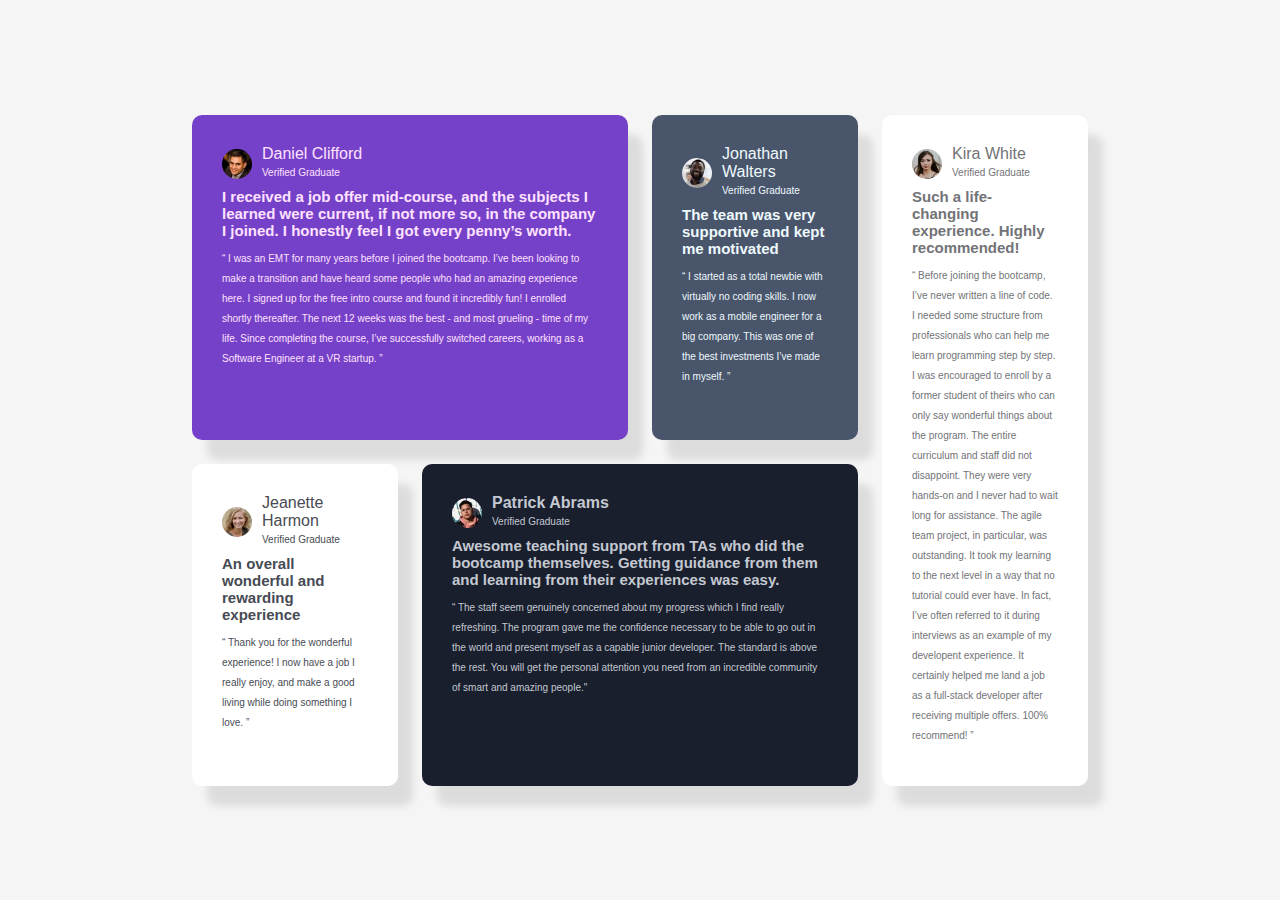
<file: index.html>
<!DOCTYPE html>
<html lang="en">
<head>
    <meta charset="UTF-8">
    <meta name="viewport" content="width=device-width, initial-scale=1.0">
    <title>Document</title>
    <link rel="stylesheet" href="style.css">
</head>
<body>
    <div class="grid-container">
            <div class="box1">
                <div class="step1">
                    <img src="image-daniel.jpg" alt="img">
                    <div>
                        <p1>Daniel Clifford</p>
                        <p>Verified Graduate</p>
                    </div>
                </div>
                <h3>I received a job offer mid-course, and the subjects I learned were current, if not more so, in the company I joined. I honestly feel I got every penny’s worth.</h3>
                <p>“ I was an EMT for many years before I joined the bootcamp. I’ve been looking to make a transition and have heard some people who had an amazing experience here. I signed up for the free intro course and found it incredibly fun! I enrolled shortly thereafter. The next 12 weeks was the best - and most grueling - time of my life. Since completing the course, I’ve successfully switched careers, working as a Software Engineer at a VR startup. ”</p>
            </div>
            <div class="box2">
                <div class="step1">
                    <img src="image-jonathan.jpg" alt="img">
                    <div>
                        <p1>Jonathan Walters</p1>
                        <p> Verified Graduate</p>
                    </div>
                </div>
                <h3>The team was very supportive and kept me motivated</h3>
                <p>“ I started as a total newbie with virtually no coding skills. I now work as a mobile engineer for a big company. This was one of the best investments I’ve made in myself. ”</p>
            </div> 
            
            <div class="box3">
                <div class="step1">
                    <img src="image-kira.jpg" alt="img">
                    <div>
                        <p1>Kira White</p1>
                        <p> Verified Graduate</p>
                    </div>
                </div>
                <h3>Such a life-changing experience. Highly recommended!</h3>
                <p>“ Before joining the bootcamp, I’ve never written a line of code. I needed some structure from professionals who can help me learn programming step by step. I was encouraged to enroll by a former student of theirs who can only say wonderful things about the program. The entire curriculum and staff did not disappoint. They were very hands-on and I never had to wait long for assistance. The agile team project, in particular, was outstanding. It took my learning to the next level in a way that no tutorial could ever have. In fact, I’ve often referred to it during interviews as an example of my developent experience. It certainly helped me land a job as a full-stack developer after receiving multiple offers. 100% recommend! ”</p>
                
            </div>

            <div class="box4">
                <div class="step1">
                    <img src="image-jeanette.jpg" alt="img">
                    <div>
                        <p1>Jeanette Harmon</p1>
                        <p> Verified Graduate</p>
                    </div>
                </div>
                <h3>An overall wonderful and rewarding experience</h3>
                <p>“ Thank you for the wonderful experience! I now have a job I really enjoy, and make a good living while doing something I love. ”</p>
            </div>


            <div class="box5">
                <div class="step1">
                    <img src="image-patrick.jpg" alt="img">
                    <div class="pinfo">
                        <p1><b>Patrick Abrams</b></p1>
                        <p>Verified Graduate</p>
                    </div>
                </div>
                <h3>Awesome teaching support from TAs who did the bootcamp themselves. Getting guidance from them and learning from their experiences was easy.</h3>
                <p>“ The staff seem genuinely concerned about my progress which I find really refreshing. The program gave me the confidence necessary to be able to go out in the world and present myself as a capable junior developer. The standard is above the rest. You will get the personal attention you need from an incredible community of smart and amazing people."</p>
            </div>
    </div>
</body>
</html>
</file>
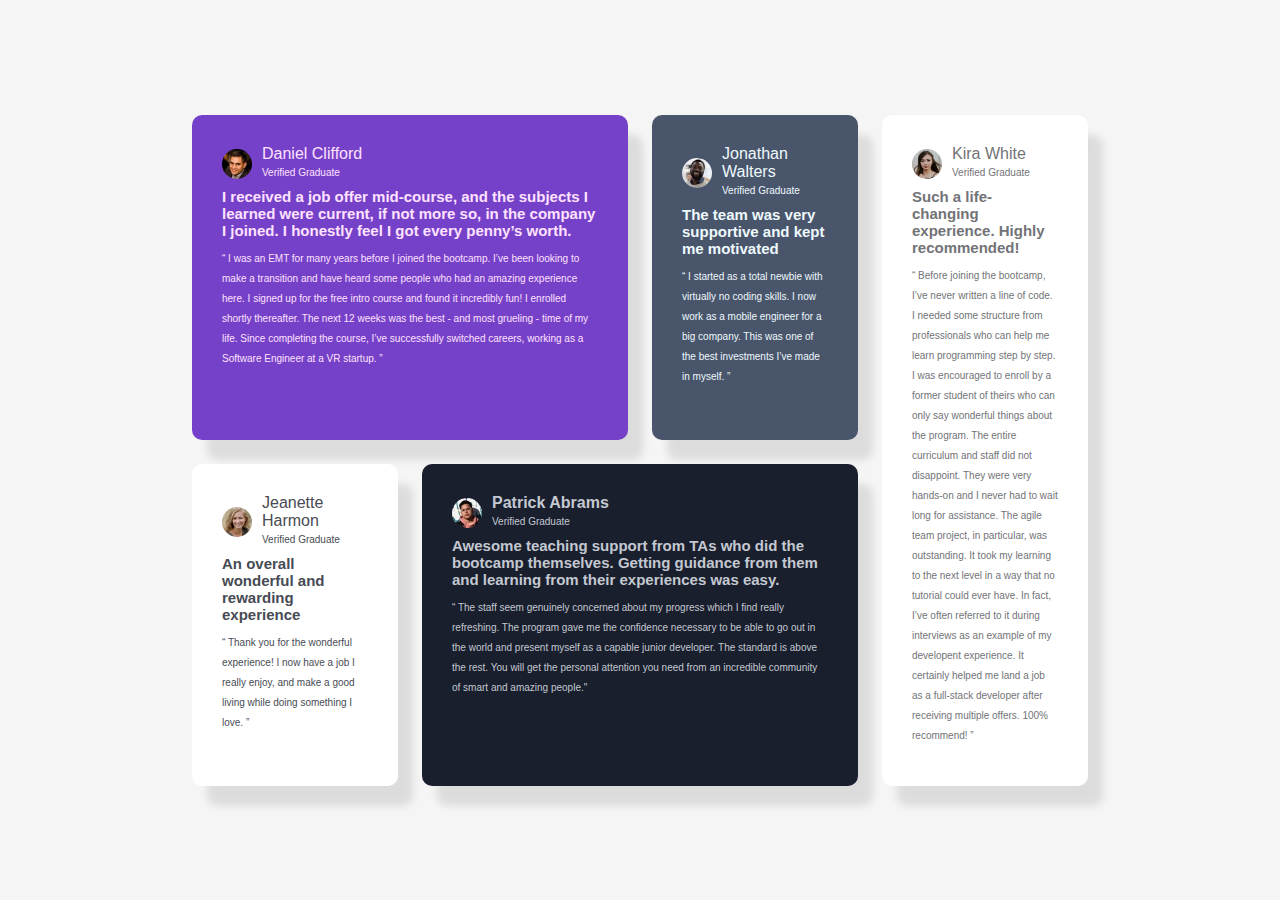
<file: test.html>
<!DOCTYPE html>
<html lang="en">
<head>
    <meta charset="UTF-8">
    <meta name="viewport" content="width=device-width, initial-scale=1.0">
    <title>Document</title>
    <link rel="stylesheet" href="test.css">
</head>
<body>
    <div class="grid-container">
            <div class="box1">
                <div class="step1">
                    <img src="image-daniel.jpg" alt="img">
                    <div>
                        <p1>Daniel Clifford</p>
                        <p>Verified Graduate</p>
                    </div>
                </div>
                <h3>I received a job offer mid-course, and the subjects I learned were current, if not more so, in the company I joined. I honestly feel I got every penny’s worth.</h3>
                <p>“ I was an EMT for many years before I joined the bootcamp. I’ve been looking to make a transition and have heard some people who had an amazing experience here. I signed up for the free intro course and found it incredibly fun! I enrolled shortly thereafter. The next 12 weeks was the best - and most grueling - time of my life. Since completing the course, I’ve successfully switched careers, working as a Software Engineer at a VR startup. ”</p>
            </div>
            <div class="box2">
                <div class="step1">
                    <img src="image-jonathan.jpg" alt="img">
                    <div>
                        <p1>Jonathan Walters</p1>
                        <p> Verified Graduate</p>
                    </div>
                </div>
                <h3>The team was very supportive and kept me motivated</h3>
                <p>“ I started as a total newbie with virtually no coding skills. I now work as a mobile engineer for a big company. This was one of the best investments I’ve made in myself. ”</p>
            </div> 
            
            <div class="box3">
                <div class="step1">
                    <img src="image-kira.jpg" alt="img">
                    <div>
                        <p1>Kira White</p1>
                        <p> Verified Graduate</p>
                    </div>
                </div>
                <h3>Such a life-changing experience. Highly recommended!</h3>
                <p>“ Before joining the bootcamp, I’ve never written a line of code. I needed some structure from professionals who can help me learn programming step by step. I was encouraged to enroll by a former student of theirs who can only say wonderful things about the program. The entire curriculum and staff did not disappoint. They were very hands-on and I never had to wait long for assistance. The agile team project, in particular, was outstanding. It took my learning to the next level in a way that no tutorial could ever have. In fact, I’ve often referred to it during interviews as an example of my developent experience. It certainly helped me land a job as a full-stack developer after receiving multiple offers. 100% recommend! ”</p>
                
            </div>

            <div class="box4">
                <div class="step1">
                    <img src="image-jeanette.jpg" alt="img">
                    <div>
                        <p1>Jeanette Harmon</p1>
                        <p> Verified Graduate</p>
                    </div>
                </div>
                <h3>An overall wonderful and rewarding experience</h3>
                <p>“ Thank you for the wonderful experience! I now have a job I really enjoy, and make a good living while doing something I love. ”</p>
            </div>


            <div class="box5">
                <div class="step1">
                    <img src="image-patrick.jpg" alt="img">
                    <div class="pinfo">
                        <p1><b>Patrick Abrams</b></p1>
                        <p>Verified Graduate</p>
                    </div>
                </div>
                <h3>Awesome teaching support from TAs who did the bootcamp themselves. Getting guidance from them and learning from their experiences was easy.</h3>
                <p>“ The staff seem genuinely concerned about my progress which I find really refreshing. The program gave me the confidence necessary to be able to go out in the world and present myself as a capable junior developer. The standard is above the rest. You will get the personal attention you need from an incredible community of smart and amazing people."</p>
            </div>
    </div>
</body>
</html>
</file>
<file: style.css>
@import url('https://fonts.google.com/specimen/Barlow+Semi+Condensed');

body {
    background-color: #F5F5F5;
    display: flex;
    justify-content: center;
    align-items: center;
    height: 100vh;
    margin: 0;
    font-family: barlow semi condensed, sans-serif;
    color: gray;
}

p {
    font-weight: 500;
    font-size: 10px;
    line-height: 2;
}

h3 {
    font-size: 15px;
    margin: 0;
}

.grid-container {
    width: 70%;
    height: fit-content;
    padding: 40px;
    display: grid;
    grid-template-columns: repeat(4 , 1fr);
    gap: 1.5rem;

}

.box1, .box2, .box3, .box4, .box5{
    padding: 30px;
    border-radius: 10px;
    box-shadow: 15px 20px 8px rgba(0, 0, 0, 0.1);
    text-align: left;
    height: auto;
    display: flex;
    flex-direction: column;
}

.box1 {
    grid-column: span 2;
    background-color: hsl(263, 55%, 52%);
    color: #FFE2FF;
}

.box2 {
    background-color: #49556B;
    color: #EEF9FD;

}

.box3 {
    grid-row:  span 2;
    height: auto;
    background-color: #FFFFFF;
    color: #727377;
}

.box4 {
    background-color: #FFFFFF;
    color: #474B54;
}

.box5 {
    background-color: #191F2D;
    grid-column: span 2;
    color: #C4C8D1;
}

img {
    float: left;
    border-radius: 50%;
    height: 30px;
    width: 30px;
}

.step1 {
    display: flex;
    align-items: center;
    gap: 10px;
    margin-bottom: 5px;
}

.step1 p {
    margin: 0;
}
</file>
<file: test.css>
@import url('https://fonts.google.com/specimen/Barlow+Semi+Condensed');

body {
    background-color: #F5F5F5;
    display: flex;
    justify-content: center;
    align-items: center;
    height: 100vh;
    margin: 0;
    font-family: barlow semi condensed, sans-serif;
    color: gray;
}

p {
    font-weight: 500;
    font-size: 10px;
    line-height: 2;
}

h3 {
    font-size: 15px;
    margin: 0;
}

.grid-container {
    width: 70%;
    height: fit-content;
    padding: 40px;
    display: grid;
    grid-template-columns: repeat(4 , 1fr);
    gap: 1.5rem;

}

.box1, .box2, .box3, .box4, .box5{
    padding: 30px;
    border-radius: 10px;
    box-shadow: 15px 20px 8px rgba(0, 0, 0, 0.1);
    text-align: left;
    height: auto;
    display: flex;
    flex-direction: column;
}

.box1 {
    grid-column: span 2;
    background-color: hsl(263, 55%, 52%);
    color: #FFE2FF;
}

.box2 {
    background-color: #49556B;
    color: #EEF9FD;

}

.box3 {
    grid-row:  span 2;
    height: auto;
    background-color: #FFFFFF;
    color: #727377;
}

.box4 {
    background-color: #FFFFFF;
    color: #474B54;
}

.box5 {
    background-color: #191F2D;
    grid-column: span 2;
    color: #C4C8D1;
}

img {
    float: left;
    border-radius: 50%;
    height: 30px;
    width: 30px;
}

.step1 {
    display: flex;
    align-items: center;
    gap: 10px;
    margin-bottom: 5px;
}

.step1 p {
    margin: 0;
}
</file>
